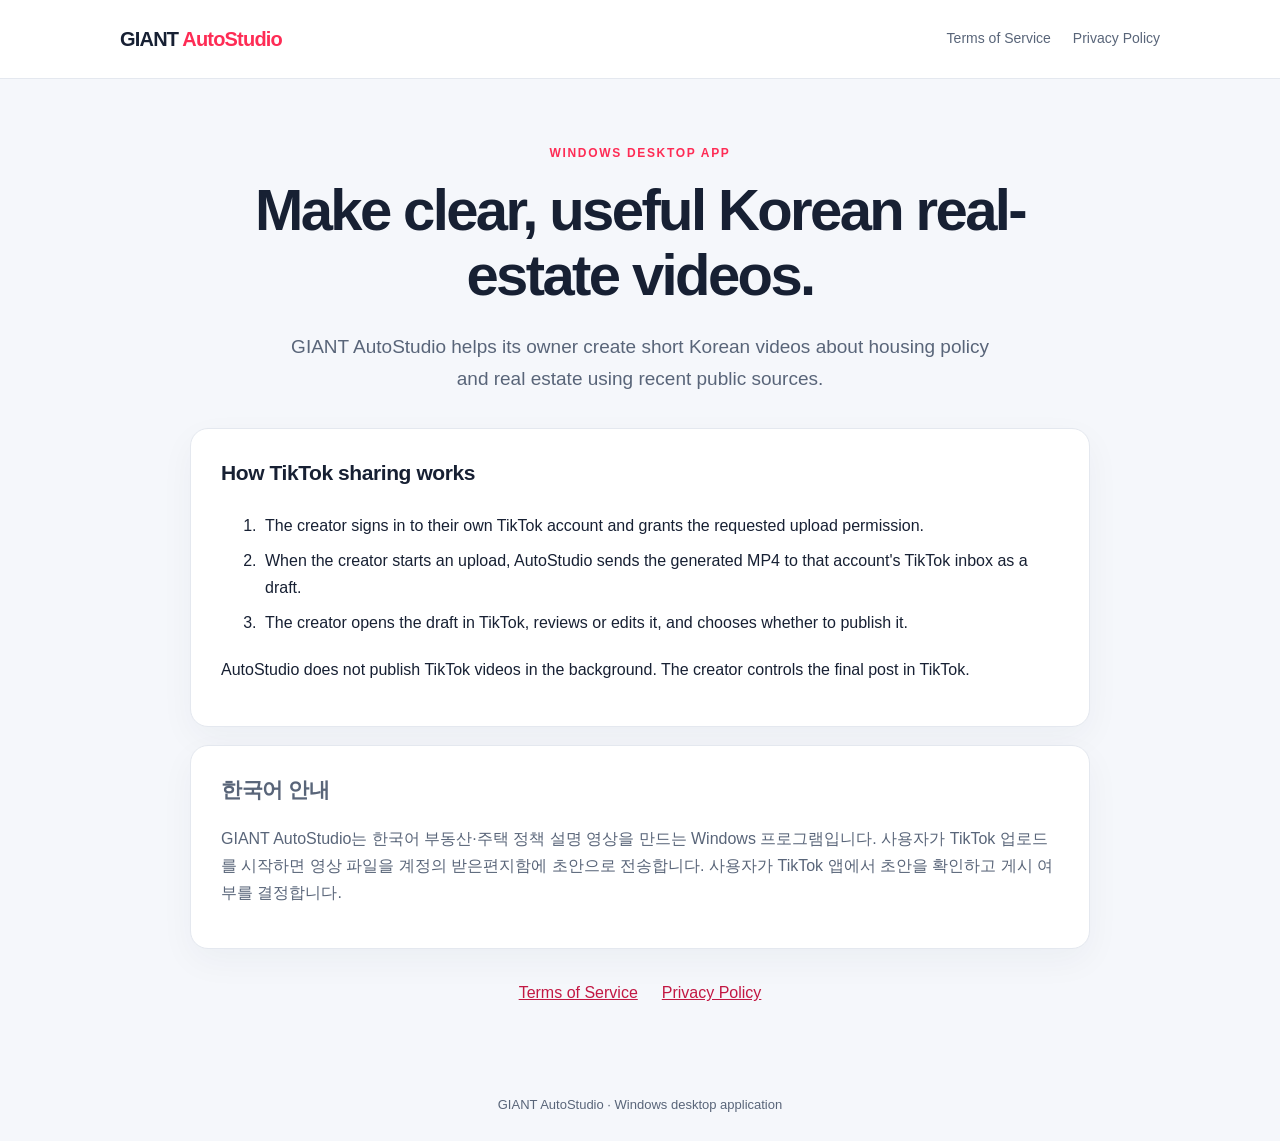
<file: index.html>
<!doctype html>
<html lang="en">
<head>
  <meta charset="utf-8">
  <meta name="viewport" content="width=device-width, initial-scale=1">
  <meta name="description" content="GIANT AutoStudio creates Korean real-estate explainer videos and sends TikTok drafts for creator review.">
  <title>GIANT AutoStudio</title>
  <link rel="stylesheet" href="style.css">
</head>
<body>
  <header class="site-header">
    <a class="brand" href="./">GIANT <span>AutoStudio</span></a>
    <nav aria-label="Main navigation">
      <a href="terms.html">Terms of Service</a>
      <a href="privacy.html">Privacy Policy</a>
    </nav>
  </header>
  <main class="hero">
    <p class="eyebrow">WINDOWS DESKTOP APP</p>
    <h1>Make clear, useful Korean real-estate videos.</h1>
    <p class="lead">GIANT AutoStudio helps its owner create short Korean videos about housing policy and real estate using recent public sources.</p>
    <section class="card">
      <h2>How TikTok sharing works</h2>
      <ol>
        <li>The creator signs in to their own TikTok account and grants the requested upload permission.</li>
        <li>When the creator starts an upload, AutoStudio sends the generated MP4 to that account's TikTok inbox as a draft.</li>
        <li>The creator opens the draft in TikTok, reviews or edits it, and chooses whether to publish it.</li>
      </ol>
      <p>AutoStudio does not publish TikTok videos in the background. The creator controls the final post in TikTok.</p>
    </section>
    <section class="card muted">
      <h2>한국어 안내</h2>
      <p>GIANT AutoStudio는 한국어 부동산·주택 정책 설명 영상을 만드는 Windows 프로그램입니다. 사용자가 TikTok 업로드를 시작하면 영상 파일을 계정의 받은편지함에 초안으로 전송합니다. 사용자가 TikTok 앱에서 초안을 확인하고 게시 여부를 결정합니다.</p>
    </section>
    <p class="legal-links"><a href="terms.html">Terms of Service</a><a href="privacy.html">Privacy Policy</a></p>
  </main>
  <footer>GIANT AutoStudio · Windows desktop application</footer>
</body>
</html>
</file>
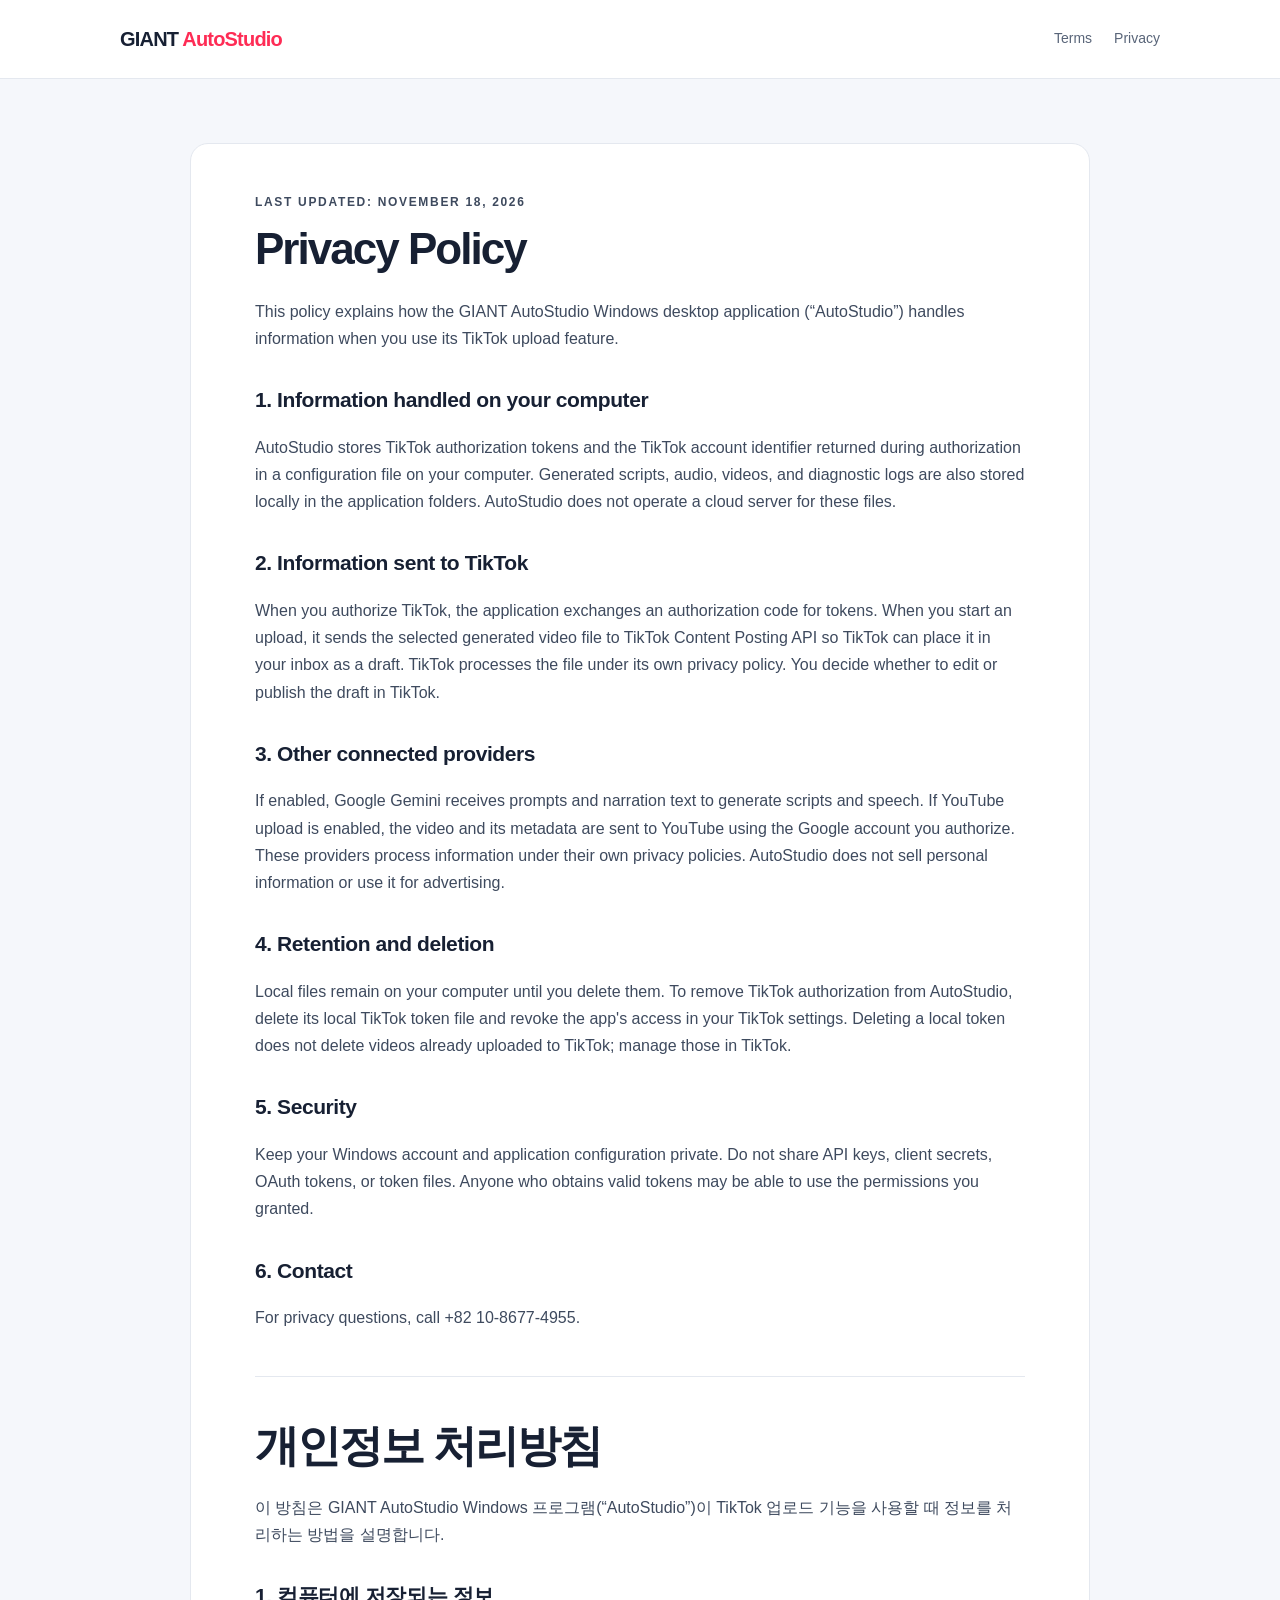
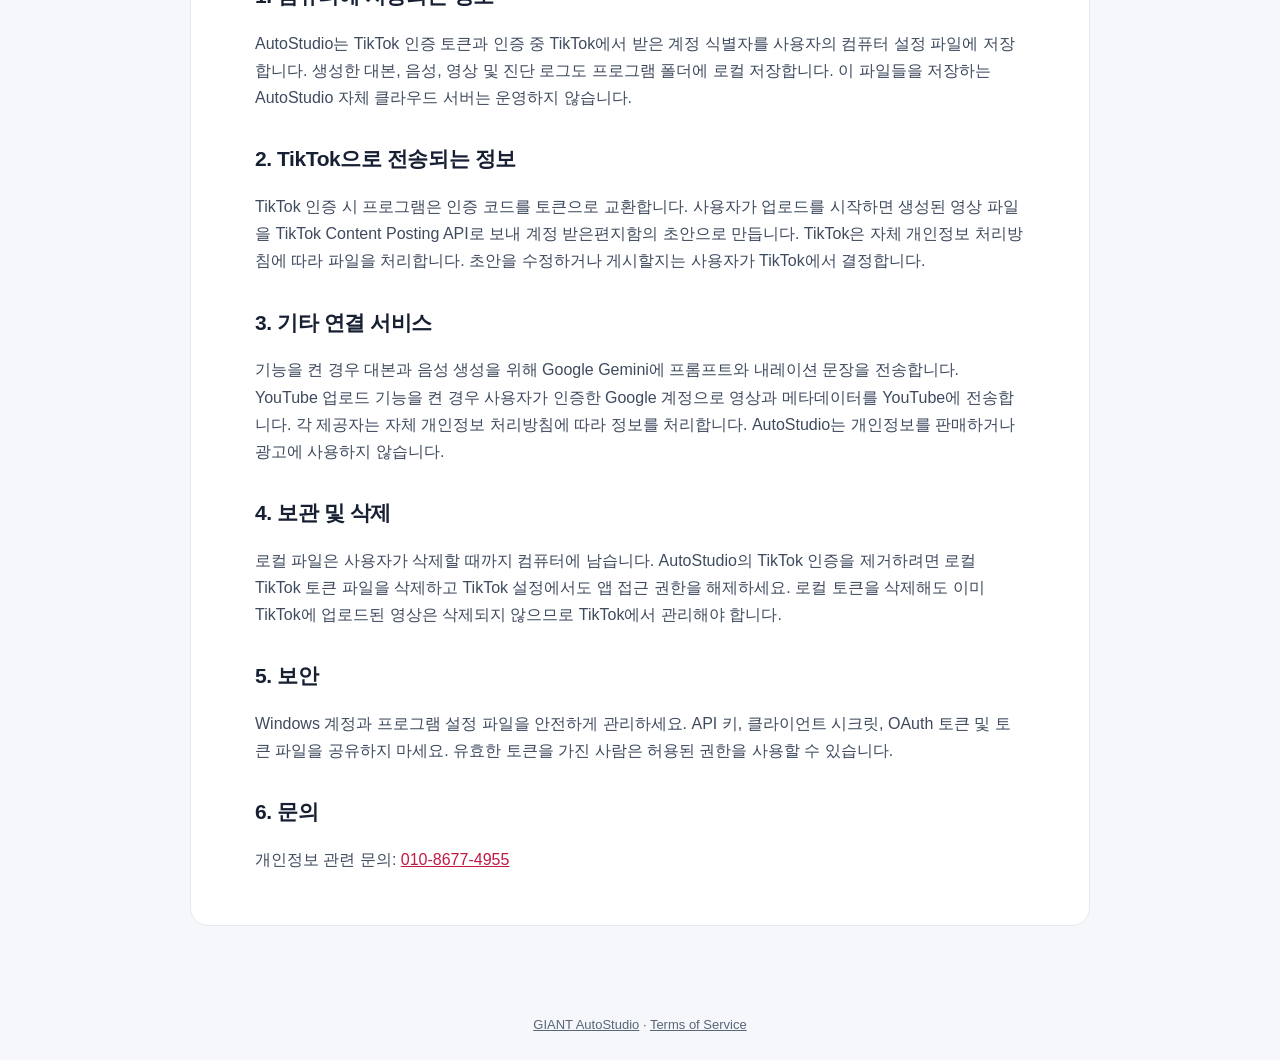
<file: privacy.html>
<!doctype html>
<html lang="en">
<head>
  <meta charset="utf-8">
  <meta name="viewport" content="width=device-width, initial-scale=1">
  <title>Privacy Policy · GIANT AutoStudio</title>
  <link rel="stylesheet" href="style.css">
</head>
<body>
  <header class="site-header">
    <a class="brand" href="./">GIANT <span>AutoStudio</span></a>
    <nav aria-label="Main navigation"><a href="terms.html">Terms</a><a href="privacy.html" aria-current="page">Privacy</a></nav>
  </header>
  <main class="document">
    <p class="eyebrow">LAST UPDATED: NOVEMBER 18, 2026</p>
    <h1>Privacy Policy</h1>
    <p>This policy explains how the GIANT AutoStudio Windows desktop application (“AutoStudio”) handles information when you use its TikTok upload feature.</p>
    <h2>1. Information handled on your computer</h2>
    <p>AutoStudio stores TikTok authorization tokens and the TikTok account identifier returned during authorization in a configuration file on your computer. Generated scripts, audio, videos, and diagnostic logs are also stored locally in the application folders. AutoStudio does not operate a cloud server for these files.</p>
    <h2>2. Information sent to TikTok</h2>
    <p>When you authorize TikTok, the application exchanges an authorization code for tokens. When you start an upload, it sends the selected generated video file to TikTok Content Posting API so TikTok can place it in your inbox as a draft. TikTok processes the file under its own privacy policy. You decide whether to edit or publish the draft in TikTok.</p>
    <h2>3. Other connected providers</h2>
    <p>If enabled, Google Gemini receives prompts and narration text to generate scripts and speech. If YouTube upload is enabled, the video and its metadata are sent to YouTube using the Google account you authorize. These providers process information under their own privacy policies. AutoStudio does not sell personal information or use it for advertising.</p>
    <h2>4. Retention and deletion</h2>
    <p>Local files remain on your computer until you delete them. To remove TikTok authorization from AutoStudio, delete its local TikTok token file and revoke the app's access in your TikTok settings. Deleting a local token does not delete videos already uploaded to TikTok; manage those in TikTok.</p>
    <h2>5. Security</h2>
    <p>Keep your Windows account and application configuration private. Do not share API keys, client secrets, OAuth tokens, or token files. Anyone who obtains valid tokens may be able to use the permissions you granted.</p>
    <h2>6. Contact</h2>
    <p>For privacy questions, call +82 10-8677-4955.</p>
    <hr>
    <h1 lang="ko">개인정보 처리방침</h1>
    <p>이 방침은 GIANT AutoStudio Windows 프로그램(“AutoStudio”)이 TikTok 업로드 기능을 사용할 때 정보를 처리하는 방법을 설명합니다.</p>
    <h2 lang="ko">1. 컴퓨터에 저장되는 정보</h2>
    <p>AutoStudio는 TikTok 인증 토큰과 인증 중 TikTok에서 받은 계정 식별자를 사용자의 컴퓨터 설정 파일에 저장합니다. 생성한 대본, 음성, 영상 및 진단 로그도 프로그램 폴더에 로컬 저장합니다. 이 파일들을 저장하는 AutoStudio 자체 클라우드 서버는 운영하지 않습니다.</p>
    <h2 lang="ko">2. TikTok으로 전송되는 정보</h2>
    <p>TikTok 인증 시 프로그램은 인증 코드를 토큰으로 교환합니다. 사용자가 업로드를 시작하면 생성된 영상 파일을 TikTok Content Posting API로 보내 계정 받은편지함의 초안으로 만듭니다. TikTok은 자체 개인정보 처리방침에 따라 파일을 처리합니다. 초안을 수정하거나 게시할지는 사용자가 TikTok에서 결정합니다.</p>
    <h2 lang="ko">3. 기타 연결 서비스</h2>
    <p>기능을 켠 경우 대본과 음성 생성을 위해 Google Gemini에 프롬프트와 내레이션 문장을 전송합니다. YouTube 업로드 기능을 켠 경우 사용자가 인증한 Google 계정으로 영상과 메타데이터를 YouTube에 전송합니다. 각 제공자는 자체 개인정보 처리방침에 따라 정보를 처리합니다. AutoStudio는 개인정보를 판매하거나 광고에 사용하지 않습니다.</p>
    <h2 lang="ko">4. 보관 및 삭제</h2>
    <p>로컬 파일은 사용자가 삭제할 때까지 컴퓨터에 남습니다. AutoStudio의 TikTok 인증을 제거하려면 로컬 TikTok 토큰 파일을 삭제하고 TikTok 설정에서도 앱 접근 권한을 해제하세요. 로컬 토큰을 삭제해도 이미 TikTok에 업로드된 영상은 삭제되지 않으므로 TikTok에서 관리해야 합니다.</p>
    <h2 lang="ko">5. 보안</h2>
    <p>Windows 계정과 프로그램 설정 파일을 안전하게 관리하세요. API 키, 클라이언트 시크릿, OAuth 토큰 및 토큰 파일을 공유하지 마세요. 유효한 토큰을 가진 사람은 허용된 권한을 사용할 수 있습니다.</p>
    <h2 lang="ko">6. 문의</h2>
    <p>개인정보 관련 문의: <a href="tel:+821086774955">010-8677-4955</a></p>
  </main>
  <footer><a href="./">GIANT AutoStudio</a> · <a href="terms.html">Terms of Service</a></footer>
</body>
</html>
</file>
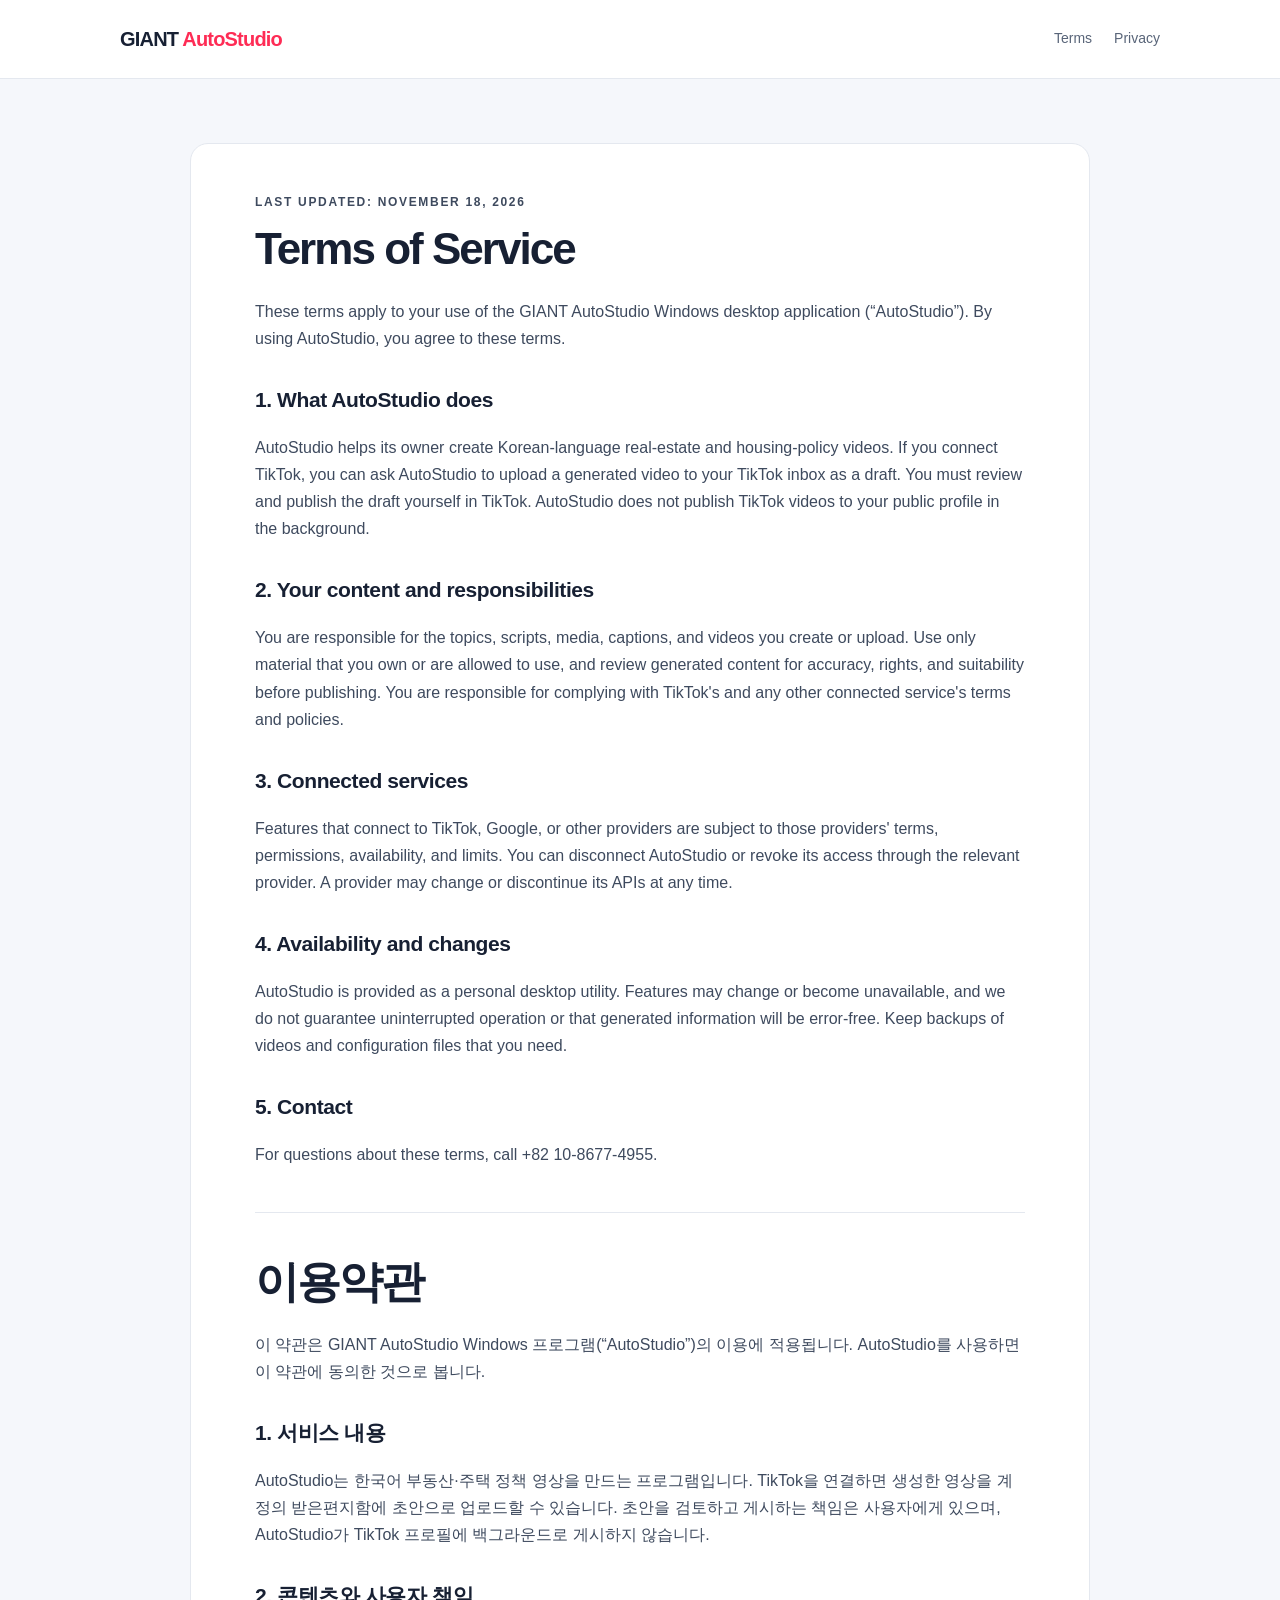
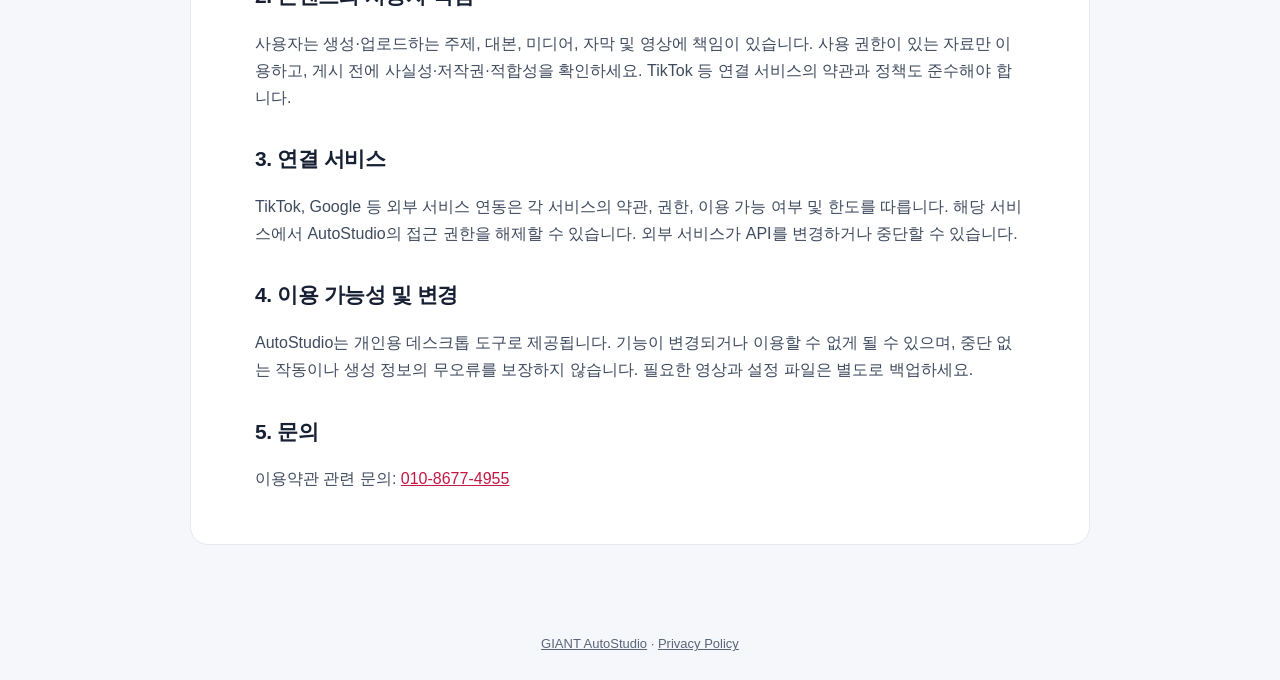
<file: terms.html>
<!doctype html>
<html lang="en">
<head>
  <meta charset="utf-8">
  <meta name="viewport" content="width=device-width, initial-scale=1">
  <title>Terms of Service · GIANT AutoStudio</title>
  <link rel="stylesheet" href="style.css">
</head>
<body>
  <header class="site-header">
    <a class="brand" href="./">GIANT <span>AutoStudio</span></a>
    <nav aria-label="Main navigation"><a href="terms.html" aria-current="page">Terms</a><a href="privacy.html">Privacy</a></nav>
  </header>
  <main class="document">
    <p class="eyebrow">LAST UPDATED: NOVEMBER 18, 2026</p>
    <h1>Terms of Service</h1>
    <p>These terms apply to your use of the GIANT AutoStudio Windows desktop application (“AutoStudio”). By using AutoStudio, you agree to these terms.</p>
    <h2>1. What AutoStudio does</h2>
    <p>AutoStudio helps its owner create Korean-language real-estate and housing-policy videos. If you connect TikTok, you can ask AutoStudio to upload a generated video to your TikTok inbox as a draft. You must review and publish the draft yourself in TikTok. AutoStudio does not publish TikTok videos to your public profile in the background.</p>
    <h2>2. Your content and responsibilities</h2>
    <p>You are responsible for the topics, scripts, media, captions, and videos you create or upload. Use only material that you own or are allowed to use, and review generated content for accuracy, rights, and suitability before publishing. You are responsible for complying with TikTok's and any other connected service's terms and policies.</p>
    <h2>3. Connected services</h2>
    <p>Features that connect to TikTok, Google, or other providers are subject to those providers' terms, permissions, availability, and limits. You can disconnect AutoStudio or revoke its access through the relevant provider. A provider may change or discontinue its APIs at any time.</p>
    <h2>4. Availability and changes</h2>
    <p>AutoStudio is provided as a personal desktop utility. Features may change or become unavailable, and we do not guarantee uninterrupted operation or that generated information will be error-free. Keep backups of videos and configuration files that you need.</p>
    <h2>5. Contact</h2>
    <p>For questions about these terms, call +82 10-8677-4955.</p>
    <hr>
    <h1 lang="ko">이용약관</h1>
    <p>이 약관은 GIANT AutoStudio Windows 프로그램(“AutoStudio”)의 이용에 적용됩니다. AutoStudio를 사용하면 이 약관에 동의한 것으로 봅니다.</p>
    <h2 lang="ko">1. 서비스 내용</h2>
    <p>AutoStudio는 한국어 부동산·주택 정책 영상을 만드는 프로그램입니다. TikTok을 연결하면 생성한 영상을 계정의 받은편지함에 초안으로 업로드할 수 있습니다. 초안을 검토하고 게시하는 책임은 사용자에게 있으며, AutoStudio가 TikTok 프로필에 백그라운드로 게시하지 않습니다.</p>
    <h2 lang="ko">2. 콘텐츠와 사용자 책임</h2>
    <p>사용자는 생성·업로드하는 주제, 대본, 미디어, 자막 및 영상에 책임이 있습니다. 사용 권한이 있는 자료만 이용하고, 게시 전에 사실성·저작권·적합성을 확인하세요. TikTok 등 연결 서비스의 약관과 정책도 준수해야 합니다.</p>
    <h2 lang="ko">3. 연결 서비스</h2>
    <p>TikTok, Google 등 외부 서비스 연동은 각 서비스의 약관, 권한, 이용 가능 여부 및 한도를 따릅니다. 해당 서비스에서 AutoStudio의 접근 권한을 해제할 수 있습니다. 외부 서비스가 API를 변경하거나 중단할 수 있습니다.</p>
    <h2 lang="ko">4. 이용 가능성 및 변경</h2>
    <p>AutoStudio는 개인용 데스크톱 도구로 제공됩니다. 기능이 변경되거나 이용할 수 없게 될 수 있으며, 중단 없는 작동이나 생성 정보의 무오류를 보장하지 않습니다. 필요한 영상과 설정 파일은 별도로 백업하세요.</p>
    <h2 lang="ko">5. 문의</h2>
    <p>이용약관 관련 문의: <a href="tel:+821086774955">010-8677-4955</a></p>
  </main>
  <footer><a href="./">GIANT AutoStudio</a> · <a href="privacy.html">Privacy Policy</a></footer>
</body>
</html>
</file>
<file: style.css>
:root { color-scheme: light; --ink:#172033; --muted:#596579; --pink:#fe2c55; --line:#e4e8ef; --paper:#f5f7fb; }
* { box-sizing:border-box; }
body { margin:0; color:var(--ink); background:var(--paper); font:16px/1.7 "Segoe UI", Arial, sans-serif; }
a { color:#c21843; }
.site-header { display:flex; justify-content:space-between; align-items:center; gap:24px; padding:22px max(24px, calc((100vw - 1040px)/2)); background:#fff; border-bottom:1px solid var(--line); }
.brand { color:var(--ink); text-decoration:none; font-size:20px; font-weight:800; letter-spacing:-.04em; }
.brand span { color:var(--pink); }
nav { display:flex; gap:22px; flex-wrap:wrap; }
nav a { color:var(--muted); text-decoration:none; font-size:14px; }
nav a:hover, footer a:hover { color:var(--pink); }
.hero, .document { width:min(900px, calc(100% - 36px)); margin:64px auto; }
.hero { text-align:center; }
.eyebrow { color:var(--pink); font-weight:700; font-size:12px; letter-spacing:.14em; }
h1 { margin:.25em 0 .4em; font-size:clamp(34px, 6vw, 58px); line-height:1.12; letter-spacing:-.045em; }
.lead { max-width:700px; margin:0 auto 32px; color:var(--muted); font-size:19px; }
.card { margin:18px auto; padding:26px 30px; text-align:left; background:#fff; border:1px solid var(--line); border-radius:18px; box-shadow:0 12px 35px #1a2d4b0b; }
.card h2, .document h2 { margin-top:0; font-size:21px; letter-spacing:-.02em; }
.card li { padding:4px 0 4px 4px; }
.muted { color:var(--muted); }
.legal-links { display:flex; justify-content:center; gap:24px; margin-top:30px; }
.document { padding:36px clamp(22px, 6vw, 64px); background:#fff; border:1px solid var(--line); border-radius:18px; }
.document h1 { margin:8px 0 24px; font-size:clamp(30px, 5vw, 44px); }
.document h2 { margin:30px 0 8px; }
.document p { color:#3e4a5e; }
.document hr { margin:44px 0; border:0; border-top:1px solid var(--line); }
footer { padding:24px; text-align:center; color:var(--muted); font-size:13px; }
footer a { color:inherit; }
@media (max-width:600px) { .site-header { align-items:flex-start; flex-direction:column; } .hero,.document { margin:30px auto; } .card { padding:22px; } }
</file>
